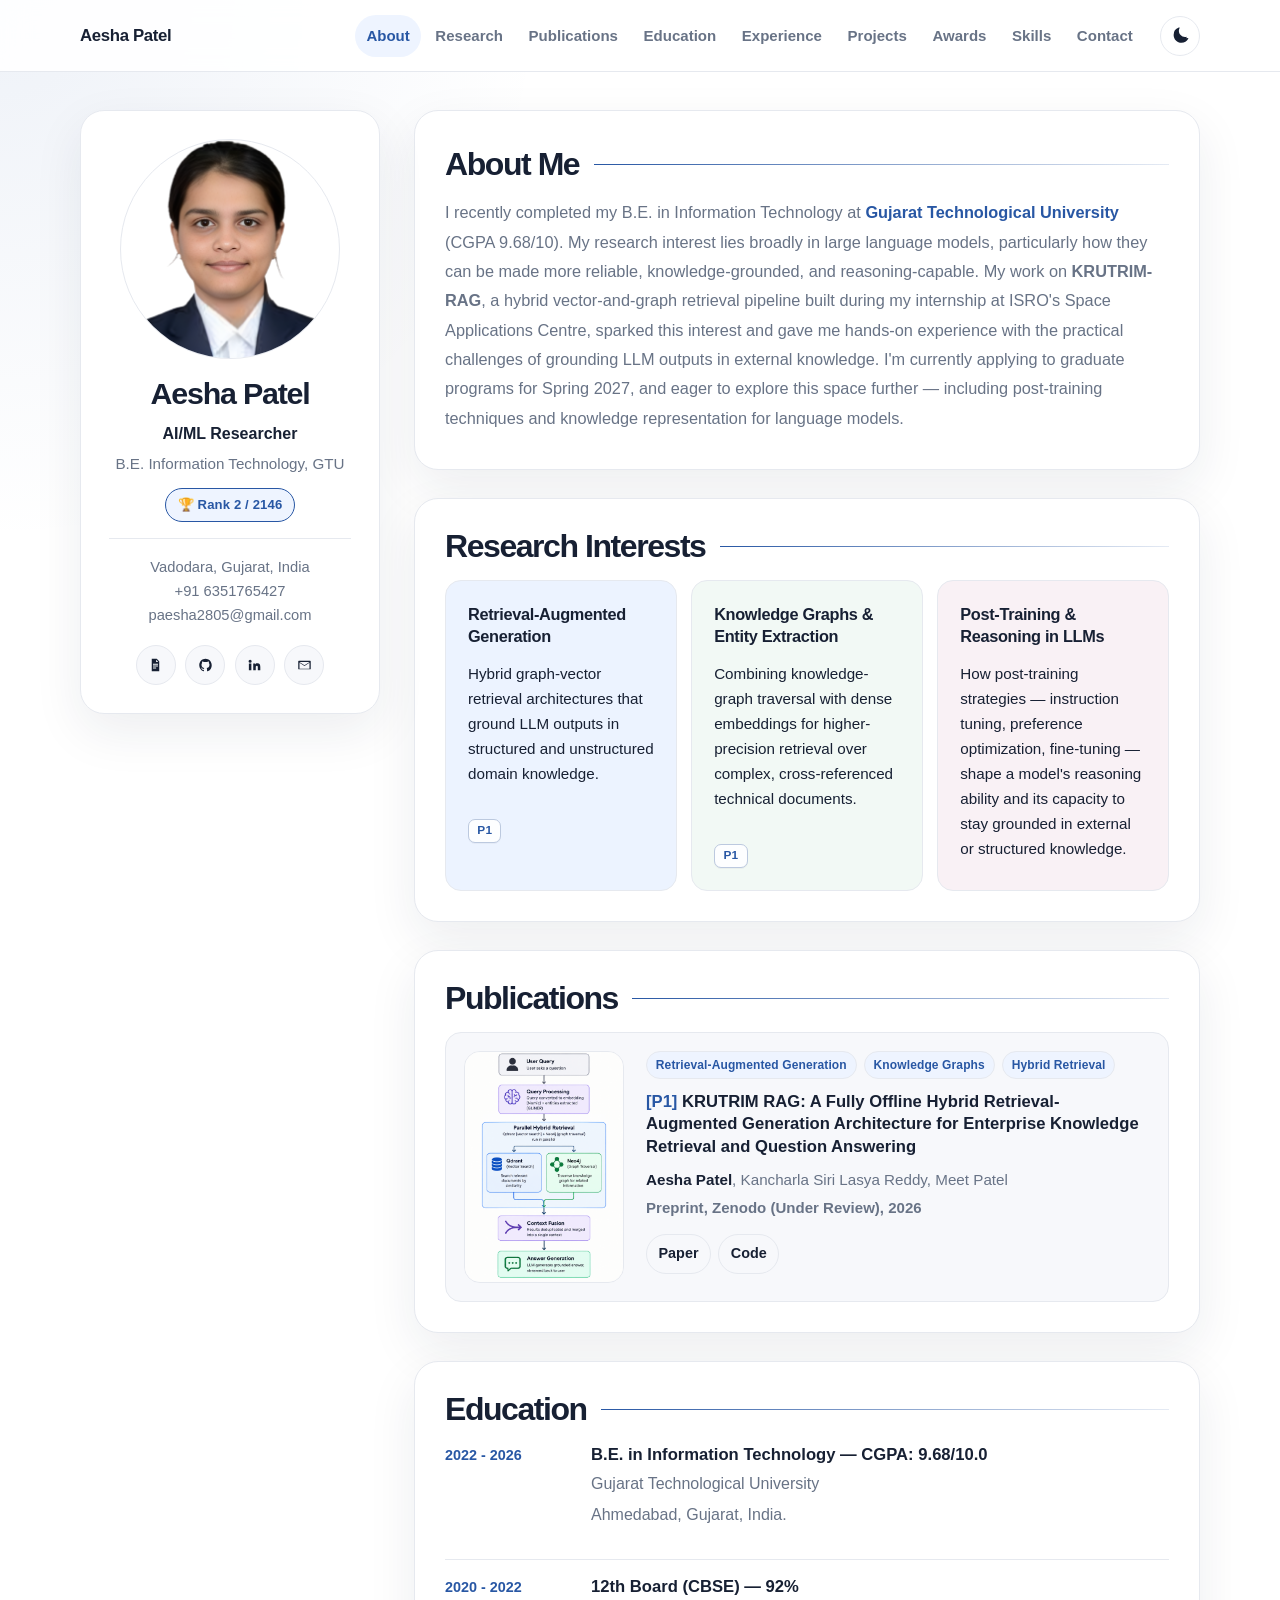
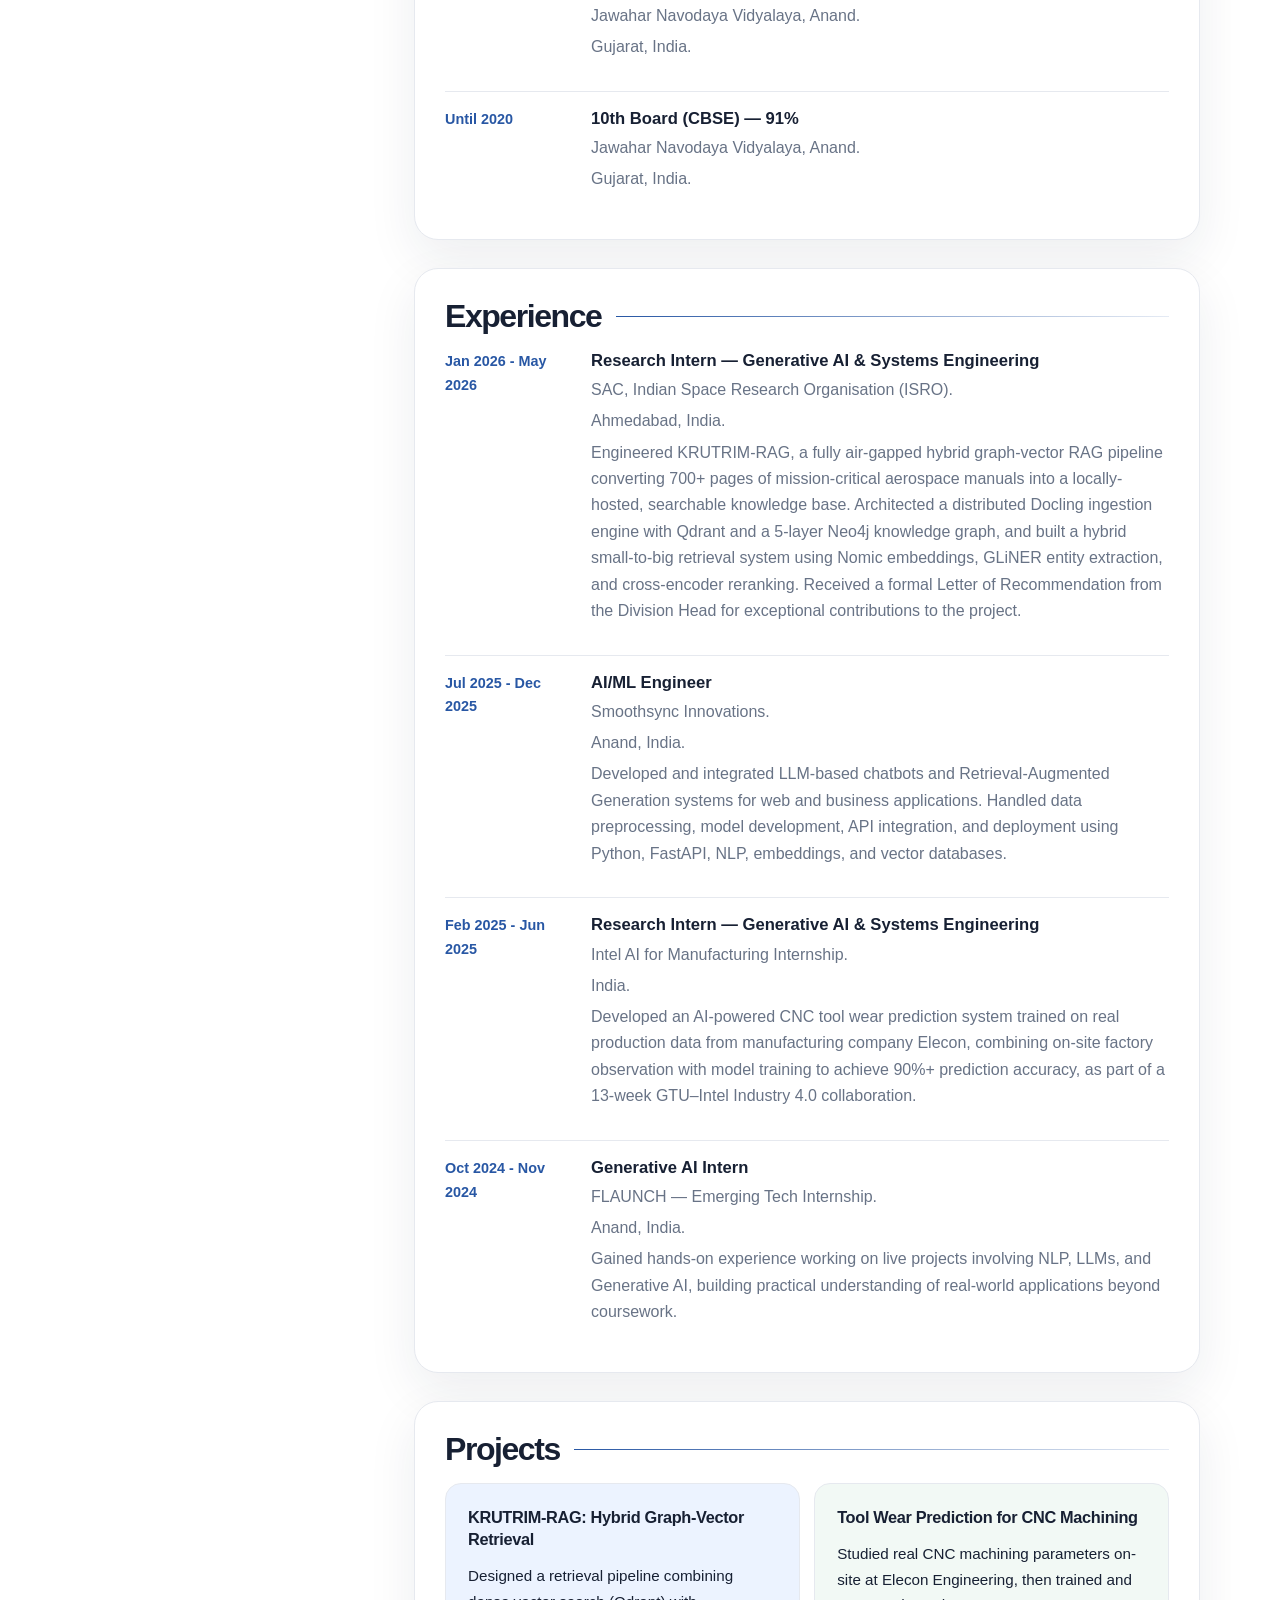
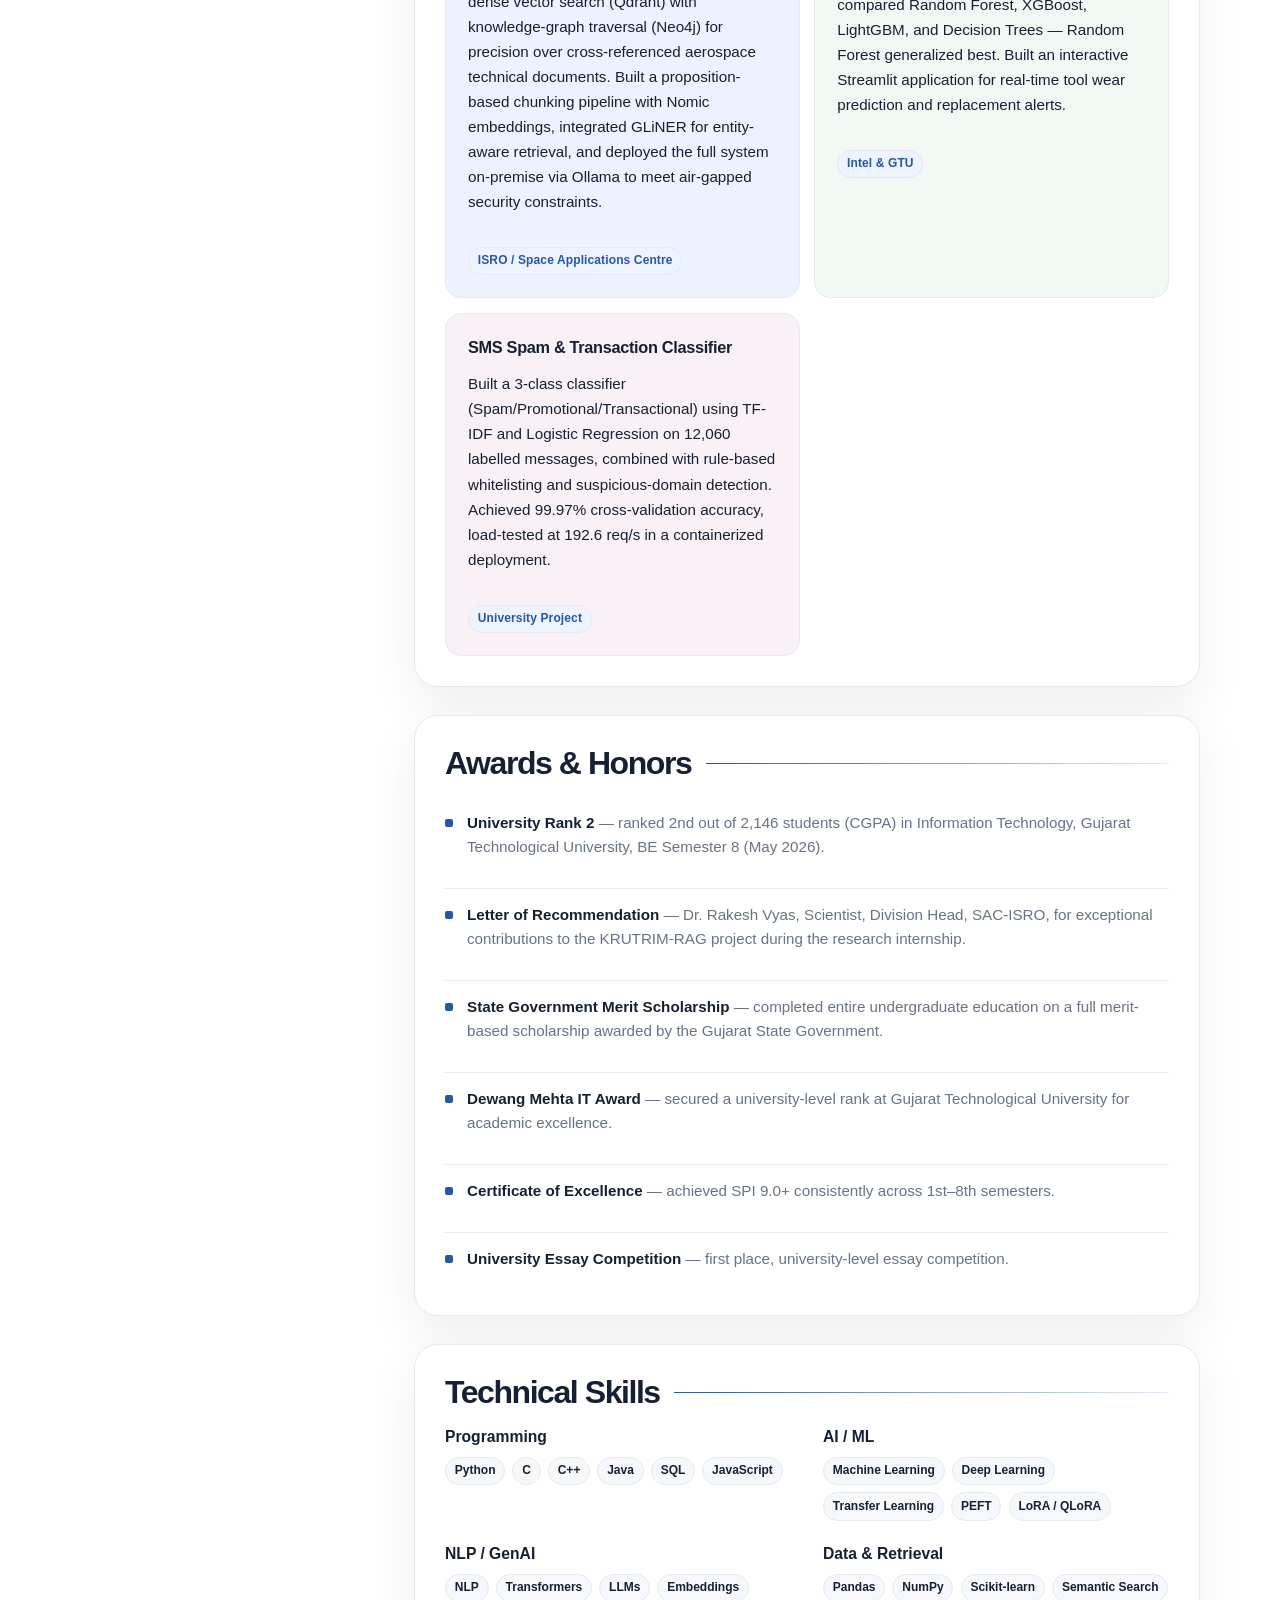
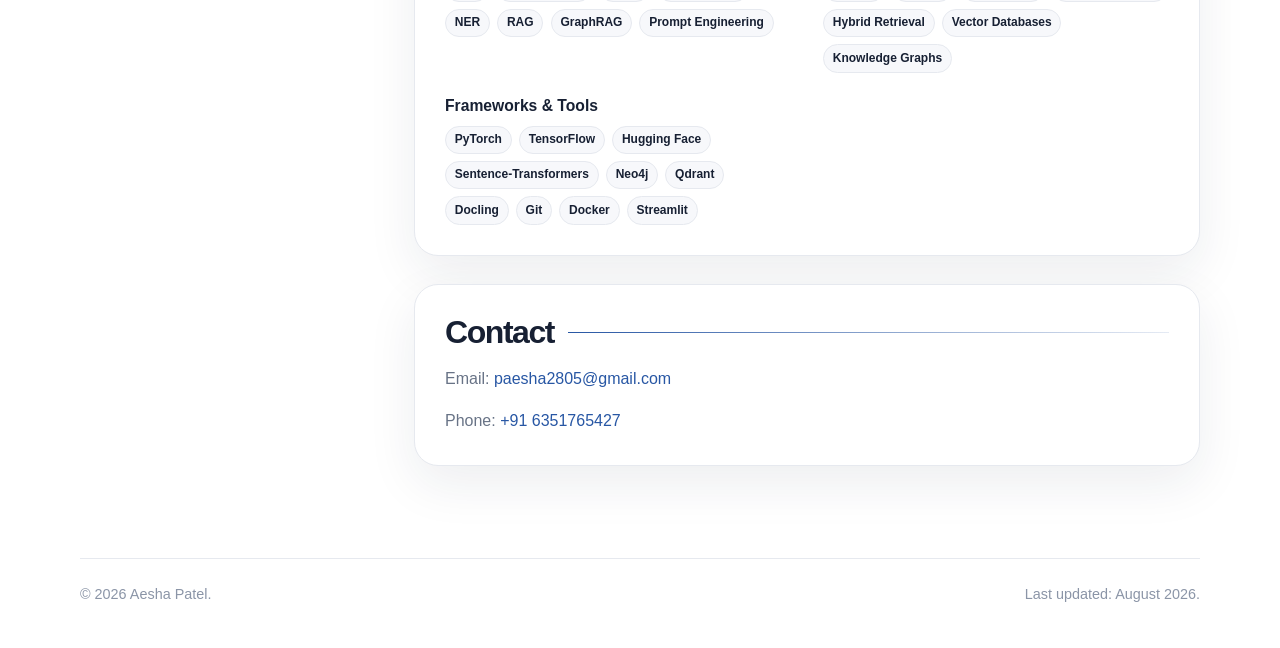
<file: index.html>
<!DOCTYPE html>
<html lang="en">
<head>
  <meta charset="UTF-8" />
  <meta name="viewport" content="width=device-width, initial-scale=1.0" />
  <meta
    name="description"
    content="Personal academic homepage for Aesha Patel. Research, publications, experience, education, projects and contact information."
  />
  <title>Aesha Patel</title>
  <link rel="stylesheet" href="style.css" />
</head>

<body>
  <a class="skip-link" href="#main">Skip to content</a>

  <header class="site-header">
    <nav class="nav container" aria-label="Main navigation">
      <a class="brand" href="#home" aria-label="Go to homepage">Aesha Patel</a>

      <button class="menu-toggle" type="button" aria-label="Toggle navigation" aria-expanded="false">
        <span></span>
        <span></span>
        <span></span>
      </button>

      <div class="nav-links" id="nav-links">
        <a href="#about">About</a>
        <a href="#research">Research</a>
        <a href="#publications">Publications</a>
        <a href="#education">Education</a>
        <a href="#experience">Experience</a>
        <a href="#projects">Projects</a>
        <a href="#awards">Awards</a>
        <a href="#skills">Skills</a>
        <a href="#contact">Contact</a>
      </div>

      <button class="theme-toggle" type="button" id="theme-toggle" aria-label="Toggle dark mode" title="Toggle dark mode">
        <svg id="theme-icon-sun" viewBox="0 0 24 24" width="18" height="18" aria-hidden="true" style="display:none;">
          <path fill="currentColor" d="M12 4.5a1 1 0 0 1-1-1V2a1 1 0 1 1 2 0v1.5a1 1 0 0 1-1 1zm0 17a1 1 0 0 1-1-1V19a1 1 0 1 1 2 0v1.5a1 1 0 0 1-1 1zm9.5-9.5H20a1 1 0 1 1 0-2h1.5a1 1 0 1 1 0 2zM4 12a1 1 0 0 1-1 1H1.5a1 1 0 1 1 0-2H3a1 1 0 0 1 1 1zm14.36 6.36a1 1 0 0 1-1.41 0l-1.06-1.06a1 1 0 0 1 1.41-1.41l1.06 1.06a1 1 0 0 1 0 1.41zM7.11 7.11a1 1 0 0 1-1.41 0L4.64 6.05a1 1 0 1 1 1.41-1.41l1.06 1.06a1 1 0 0 1 0 1.41zm11.25-2.47a1 1 0 0 1 0 1.41l-1.06 1.06a1 1 0 1 1-1.41-1.41l1.06-1.06a1 1 0 0 1 1.41 0zM7.11 16.89a1 1 0 0 1 0 1.41l-1.06 1.06a1 1 0 1 1-1.41-1.41l1.06-1.06a1 1 0 0 1 1.41 0zM12 7a5 5 0 1 1 0 10 5 5 0 0 1 0-10z"/>
        </svg>
        <svg id="theme-icon-moon" viewBox="0 0 24 24" width="18" height="18" aria-hidden="true">
          <path fill="currentColor" d="M20.742 13.045a8.088 8.088 0 0 1-2.077.273c-4.508 0-8.166-3.658-8.166-8.166 0-1.298.304-2.526.844-3.617a.75.75 0 0 0-.917-1.014A10.34 10.34 0 0 0 3.5 10.5C3.5 16.299 8.201 21 14 21a10.34 10.34 0 0 0 8.98-5.204.75.75 0 0 0-.238-1.001.752.752 0 0 0-.75-.05c-.42.191-.86.34-1.25.3z"/>
        </svg>
      </button>
    </nav>
  </header>

  <main id="main" class="container page-layout">
    <aside id="home" class="profile-card" aria-label="Profile summary">
      <div class="profile-photo-wrap">
        <img
          class="profile-photo"
          src="assets/profile1.png"
          alt="Profile photo of Aesha Patel"
          onerror="this.style.display='none'; this.nextElementSibling.style.display='grid';"
        />
        <div class="photo-fallback" aria-hidden="true">AP</div>
      </div>

      <h1>Aesha Patel</h1>
      <p class="role">AI/ML Researcher</p>
      <p class="affiliation">B.E. Information Technology, GTU</p>

      <div class="rank-badge" aria-label="University Rank 2 out of 2146 students">
        
        🏆 Rank 2 / 2146
      </div>

      <div class="profile-meta">
        <p>Vadodara, Gujarat, India</p>
        <p>+91 6351765427</p>
        <p>paesha2805@gmail.com</p>
      </div>

      <div class="profile-links icon-links" aria-label="Profile links">
        <a
          class="icon-link"
          href="assets/Aesha_Patel_CV.pdf"
          target="_blank"
          rel="noopener noreferrer"
          aria-label="Open CV PDF"
          title="CV"
        >
          <svg viewBox="0 0 24 24" aria-hidden="true">
            <path d="M6 2h8l4 4v16H6V2zm7 1.5V7h3.5L13 3.5zM8 10v1.5h8V10H8zm0 3v1.5h8V13H8zm0 3v1.5h5V16H8z"/>
          </svg>
        </a>

        <a class="icon-link" href="https://github.com/aesha1456" target="_blank" rel="noopener noreferrer" aria-label="GitHub" title="GitHub">

          <svg viewBox="0 0 24 24" aria-hidden="true">
            <path d="M12 2C6.48 2 2 6.58 2 12.26c0 4.52 2.87 8.36 6.84 9.72.5.1.68-.22.68-.49 0-.24-.01-.88-.01-1.73-2.78.62-3.37-1.37-3.37-1.37-.45-1.18-1.1-1.5-1.1-1.5-.9-.63.07-.62.07-.62 1 .07 1.53 1.05 1.53 1.05.89 1.56 2.34 1.11 2.91.85.09-.66.35-1.11.63-1.37-2.22-.26-4.56-1.14-4.56-5.06 0-1.12.39-2.03 1.03-2.75-.1-.26-.45-1.31.1-2.71 0 0 .84-.28 2.75 1.05A9.36 9.36 0 0 1 12 6.99c.85 0 1.71.12 2.51.34 1.91-1.33 2.75-1.05 2.75-1.05.55 1.4.2 2.45.1 2.71.64.72 1.03 1.63 1.03 2.75 0 3.93-2.34 4.8-4.57 5.06.36.32.68.94.68 1.9 0 1.37-.01 2.47-.01 2.81 0 .27.18.59.69.49A10.05 10.05 0 0 0 22 12.26C22 6.58 17.52 2 12 2z"/>
          </svg>
        </a>

        <a class="icon-link" href="http://www.linkedin.com/in/aesha-patel-163178269" target="_blank" rel="noopener noreferrer" aria-label="LinkedIn" title="LinkedIn">
          <svg viewBox="0 0 24 24" aria-hidden="true">
            <path d="M4.98 3.5A2.5 2.5 0 1 1 5 8.5a2.5 2.5 0 0 1-.02-5zM3 9.5h4v11H3v-11zm6 0h3.8v1.5h.05c.53-1 1.82-1.75 3.75-1.75 4 0 4.74 2.63 4.74 6.05v5.2h-4v-4.6c0-1.1-.02-2.5-1.53-2.5-1.53 0-1.76 1.2-1.76 2.42v4.68H10v-11z"/>
          </svg>
        </a>

        <a class="icon-link" href="mailto:paesha2805@gmail.com" aria-label="Email" title="Email">
          <svg viewBox="0 0 24 24" aria-hidden="true">
            <path d="M3 5h18a1 1 0 0 1 1 1v12a1 1 0 0 1-1 1H3a1 1 0 0 1-1-1V6a1 1 0 0 1 1-1zm17.2 2H3.8L12 12.5 20.2 7zM4 8.2V18h16V8.2l-8 5.3-8-5.3z"/>
          </svg>
        </a>
      </div>
    </aside>

    <div class="content">
      <section id="about" class="section hero-section">
        <div class="about-heading">
          <h2>About Me</h2>
        </div>

        <p class="about-lead">
          I recently completed my B.E. in Information Technology at
          <a href="https://www.gtu.ac.in/" target="_blank" rel="noopener noreferrer">Gujarat Technological University</a>
          (CGPA 9.68/10). My research interest lies broadly in large language models, particularly how they can be
          made more reliable, knowledge-grounded, and reasoning-capable. My work on
          <strong>KRUTRIM-RAG</strong>, a hybrid vector-and-graph retrieval pipeline built during my internship at
          ISRO's Space Applications Centre, sparked this interest and gave me hands-on experience with the practical
          challenges of grounding LLM outputs in external knowledge. I'm currently applying to graduate programs
          for Spring 2027, and eager to explore this space further — including post-training techniques and
          knowledge representation for language models.
        </p>
      </section>

      <section id="research" class="section">
        <div class="about-heading">
          <h2>Research Interests</h2>
        </div>

        <div class="research-card-grid">
          <article class="research-card research-card-blue">
            <h3>Retrieval-Augmented Generation</h3>
            <p>
              Hybrid graph-vector retrieval architectures that ground LLM outputs in structured and unstructured
              domain knowledge.
            </p>
            <div class="paper-refs research-paper-refs" aria-label="Related papers">
              <a class="paper-ref" href="#pub-P1">P1</a>
            </div>
          </article>

          <article class="research-card research-card-green">
            <h3>Knowledge Graphs &amp; Entity Extraction</h3>
            <p>
              Combining knowledge-graph traversal with dense embeddings for higher-precision retrieval over
              complex, cross-referenced technical documents.
            </p>
            <div class="paper-refs research-paper-refs" aria-label="Related papers">
              <a class="paper-ref" href="#pub-P1">P1</a>
            </div>
          </article>

          <article class="research-card research-card-pink">
            <h3>Post-Training &amp; Reasoning in LLMs</h3>
            <p>
              How post-training strategies — instruction tuning, preference optimization, fine-tuning — shape a
              model's reasoning ability and its capacity to stay grounded in external or structured knowledge.
            </p>
          </article>
        </div>
      </section>

      <section id="publications" class="section">
        <div class="about-heading">
          <h2>Publications</h2>
        </div>

        <div id="publication-list" class="publication-list" aria-live="polite"></div>
      </section>

      <section id="education" class="section">
        <div class="about-heading">
          <h2>Education</h2>
        </div>

        <div class="timeline">
          <article class="timeline-item">
            <div class="timeline-date">2022 - 2026</div>
            <div>
              <h3>B.E. in Information Technology — CGPA: 9.68/10.0</h3>
              <p>Gujarat Technological University </p>
              <p>Ahmedabad, Gujarat, India.</p>
            </div>
          </article>

          <article class="timeline-item">
            <div class="timeline-date">2020 - 2022</div>
            <div>
              <h3>12th Board (CBSE) — 92%</h3>
              <p>Jawahar Navodaya Vidyalaya, Anand.</p>
              <p>Gujarat, India.</p>
            </div>
          </article>

          <article class="timeline-item">
            <div class="timeline-date">Until 2020</div>
            <div>
              <h3>10th Board (CBSE) — 91%</h3>
              <p>Jawahar Navodaya Vidyalaya, Anand.</p>
              <p>Gujarat, India.</p>
            </div>
          </article>
        </div>
      </section>

      <section id="experience" class="section">
        <div class="about-heading">
          <h2>Experience</h2>
        </div>

        <div class="timeline">
          <article class="timeline-item">
            <div class="timeline-date">Jan 2026 - May 2026</div>
            <div>
              <h3>Research Intern — Generative AI &amp; Systems Engineering</h3>
              <p>SAC, Indian Space Research Organisation (ISRO).</p>
              <p>Ahmedabad, India.</p>
              <p>
                Engineered KRUTRIM-RAG, a fully air-gapped hybrid graph-vector RAG pipeline converting 700+ pages of
                mission-critical aerospace manuals into a locally-hosted, searchable knowledge base. Architected a
                distributed Docling ingestion engine with Qdrant and a 5-layer Neo4j knowledge graph, and built a
                hybrid small-to-big retrieval system using Nomic embeddings, GLiNER entity extraction, and
                cross-encoder reranking. Received a formal Letter of Recommendation from the Division Head for
                exceptional contributions to the project.
              </p>
            </div>
          </article>

          <article class="timeline-item">
            <div class="timeline-date">Jul 2025 - Dec 2025</div>
            <div>
              <h3>AI/ML Engineer</h3>
              <p>Smoothsync Innovations.</p>
              <p>Anand, India.</p>
              <p>
                Developed and integrated LLM-based chatbots and Retrieval-Augmented Generation systems for web and
                business applications. Handled data preprocessing, model development, API integration, and
                deployment using Python, FastAPI, NLP, embeddings, and vector databases.
              </p>
            </div>
          </article>

          <article class="timeline-item">
            <div class="timeline-date">Feb 2025 - Jun 2025</div>
            <div>
              <h3>Research Intern — Generative AI &amp; Systems Engineering</h3>
              <p>Intel AI for Manufacturing Internship.</p>
              <p>India.</p>
              <p>
                Developed an AI-powered CNC tool wear prediction system trained on real production data from
                manufacturing company Elecon, combining on-site factory observation with model training to achieve
                90%+ prediction accuracy, as part of a 13-week GTU–Intel Industry 4.0 collaboration.
              </p>
            </div>
          </article>

          <article class="timeline-item">
            <div class="timeline-date">Oct 2024 - Nov 2024</div>
            <div>
              <h3>Generative AI Intern</h3>
              <p>FLAUNCH — Emerging Tech Internship.</p>
              <p>Anand, India.</p>
              <p>
                Gained hands-on experience working on live projects involving NLP, LLMs, and Generative AI, building
                practical understanding of real-world applications beyond coursework.
              </p>
            </div>
          </article>
        </div>
      </section>

      <section id="projects" class="section">
        <div class="about-heading">
          <h2>Projects</h2>
        </div>

        <div class="research-card-grid project-grid">
          <article class="research-card research-card-blue">
            <h3>KRUTRIM-RAG: Hybrid Graph-Vector Retrieval</h3>
            <p>
              Designed a retrieval pipeline combining dense vector search (Qdrant) with knowledge-graph traversal
              (Neo4j) for precision over cross-referenced aerospace technical documents. Built a proposition-based
              chunking pipeline with Nomic embeddings, integrated GLiNER for entity-aware retrieval, and deployed the
              full system on-premise via Ollama to meet air-gapped security constraints.
            </p>
            <div class="paper-refs research-paper-refs">
              <span class="pub-keyword">ISRO / Space Applications Centre</span>
            </div>
          </article>

          <article class="research-card research-card-green">
            <h3>Tool Wear Prediction for CNC Machining</h3>
            <p>
              Studied real CNC machining parameters on-site at Elecon Engineering, then trained and compared Random
              Forest, XGBoost, LightGBM, and Decision Trees — Random Forest generalized best. Built an interactive
              Streamlit application for real-time tool wear prediction and replacement alerts.
            </p>
            <div class="paper-refs research-paper-refs">
              <span class="pub-keyword">Intel &amp; GTU</span>
            </div>
          </article>

          <article class="research-card research-card-pink">
            <h3>SMS Spam &amp; Transaction Classifier</h3>
            <p>
              Built a 3-class classifier (Spam/Promotional/Transactional) using TF-IDF and Logistic Regression on
              12,060 labelled messages, combined with rule-based whitelisting and suspicious-domain detection.
              Achieved 99.97% cross-validation accuracy, load-tested at 192.6 req/s in a containerized deployment.
            </p>
            <div class="paper-refs research-paper-refs">
              <span class="pub-keyword">University Project</span>
            </div>
          </article>
        </div>
      </section>

      <section id="awards" class="section">
        <div class="about-heading">
          <h2>Awards &amp; Honors</h2>
        </div>

        <ul class="awards-list">
          <li>
            <strong>University Rank 2</strong> — ranked 2nd out of 2,146 students (CGPA) in Information Technology,
            Gujarat Technological University, BE Semester 8 (May 2026).
          </li>
          <li>
            <strong>Letter of Recommendation</strong> — Dr. Rakesh Vyas, Scientist, Division Head, SAC-ISRO, for
            exceptional contributions to the KRUTRIM-RAG project during the research internship.
          </li>
          <li>
            <strong>State Government Merit Scholarship</strong> — completed entire undergraduate education on a
            full merit-based scholarship awarded by the Gujarat State Government.
          </li>
          <li>
            <strong>Dewang Mehta IT Award</strong> — secured a university-level rank at Gujarat Technological
            University for academic excellence.
          </li>
          <li>
            <strong>Certificate of Excellence</strong> — achieved SPI 9.0+ consistently across 1st–8th semesters.
          </li>
          <li>
            <strong>University Essay Competition</strong> — first place, university-level essay competition.
          </li>
        </ul>
      </section>

      <section id="skills" class="section">
        <div class="about-heading">
          <h2>Technical Skills</h2>
        </div>

        <div class="skills-grid">
          <div class="skill-group">
            <h3>Programming</h3>
            <div class="research-tags">
              <span>Python</span><span>C</span><span>C++</span><span>Java</span><span>SQL</span><span>JavaScript</span>
            </div>
          </div>
          <div class="skill-group">
            <h3>AI / ML</h3>
            <div class="research-tags">
              <span>Machine Learning</span><span>Deep Learning</span><span>Transfer Learning</span><span>PEFT</span><span>LoRA / QLoRA</span>
            </div>
          </div>
          <div class="skill-group">
            <h3>NLP / GenAI</h3>
            <div class="research-tags">
              <span>NLP</span><span>Transformers</span><span>LLMs</span><span>Embeddings</span><span>NER</span><span>RAG</span><span>GraphRAG</span><span>Prompt Engineering</span>
            </div>
          </div>
          <div class="skill-group">
            <h3>Data &amp; Retrieval</h3>
            <div class="research-tags">
              <span>Pandas</span><span>NumPy</span><span>Scikit-learn</span><span>Semantic Search</span><span>Hybrid Retrieval</span><span>Vector Databases</span><span>Knowledge Graphs</span>
            </div>
          </div>
          <div class="skill-group">
            <h3>Frameworks &amp; Tools</h3>
            <div class="research-tags">
              <span>PyTorch</span><span>TensorFlow</span><span>Hugging Face</span><span>Sentence-Transformers</span><span>Neo4j</span><span>Qdrant</span><span>Docling</span><span>Git</span><span>Docker</span><span>Streamlit</span>
            </div>
          </div>
        </div>
      </section>

      <section id="contact" class="section">
        <div class="about-heading">
          <h2>Contact</h2>
        </div>

        <p>
          Email:
          <a href="mailto:paesha2805@gmail.com">paesha2805@gmail.com</a>
        </p>
        <p>
          Phone:
          <a href="tel:+916351765427">+91 6351765427</a>
        </p>
      </section>
    </div>
  </main>

  <footer class="footer container">
    <span>© <span id="current-year"></span> Aesha Patel.</span>
    <span>Last updated: August 2026.</span>
  </footer>

  <script src="script.js"></script>
</body>
</html>
</file>
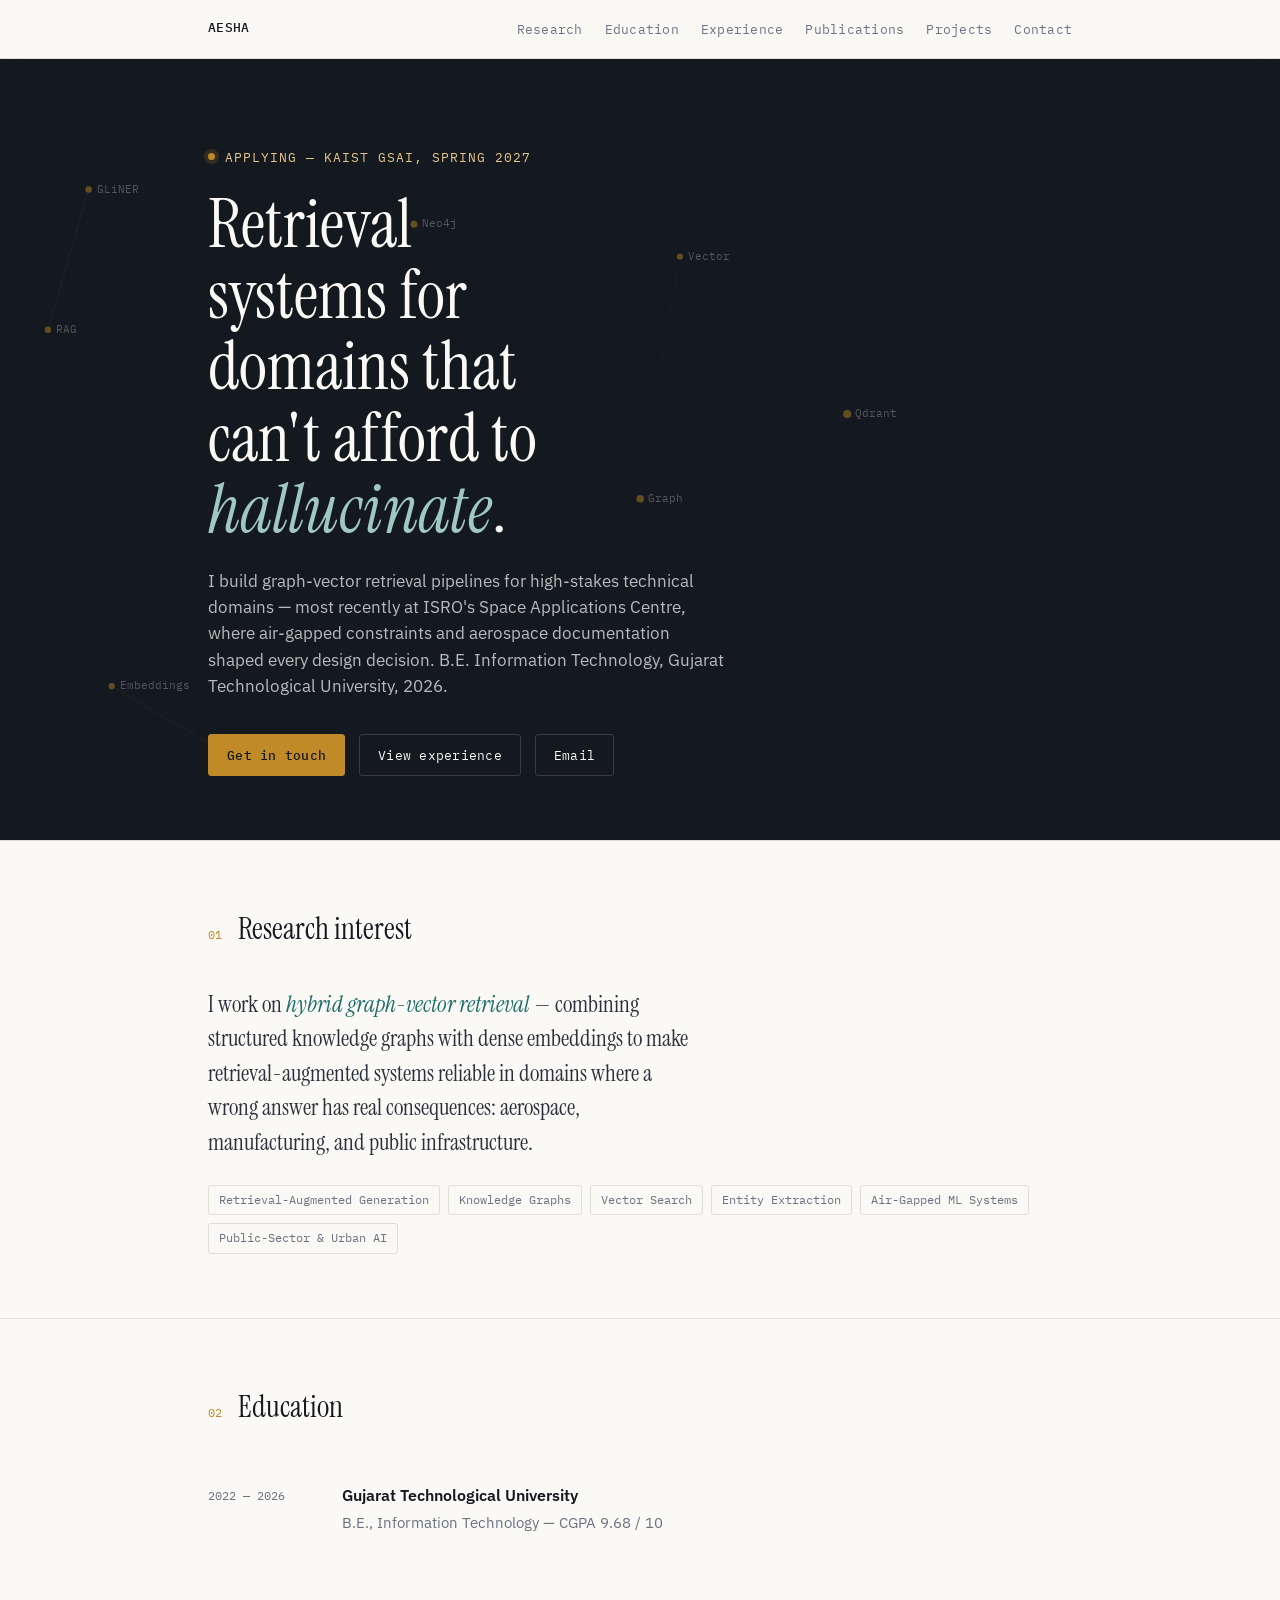
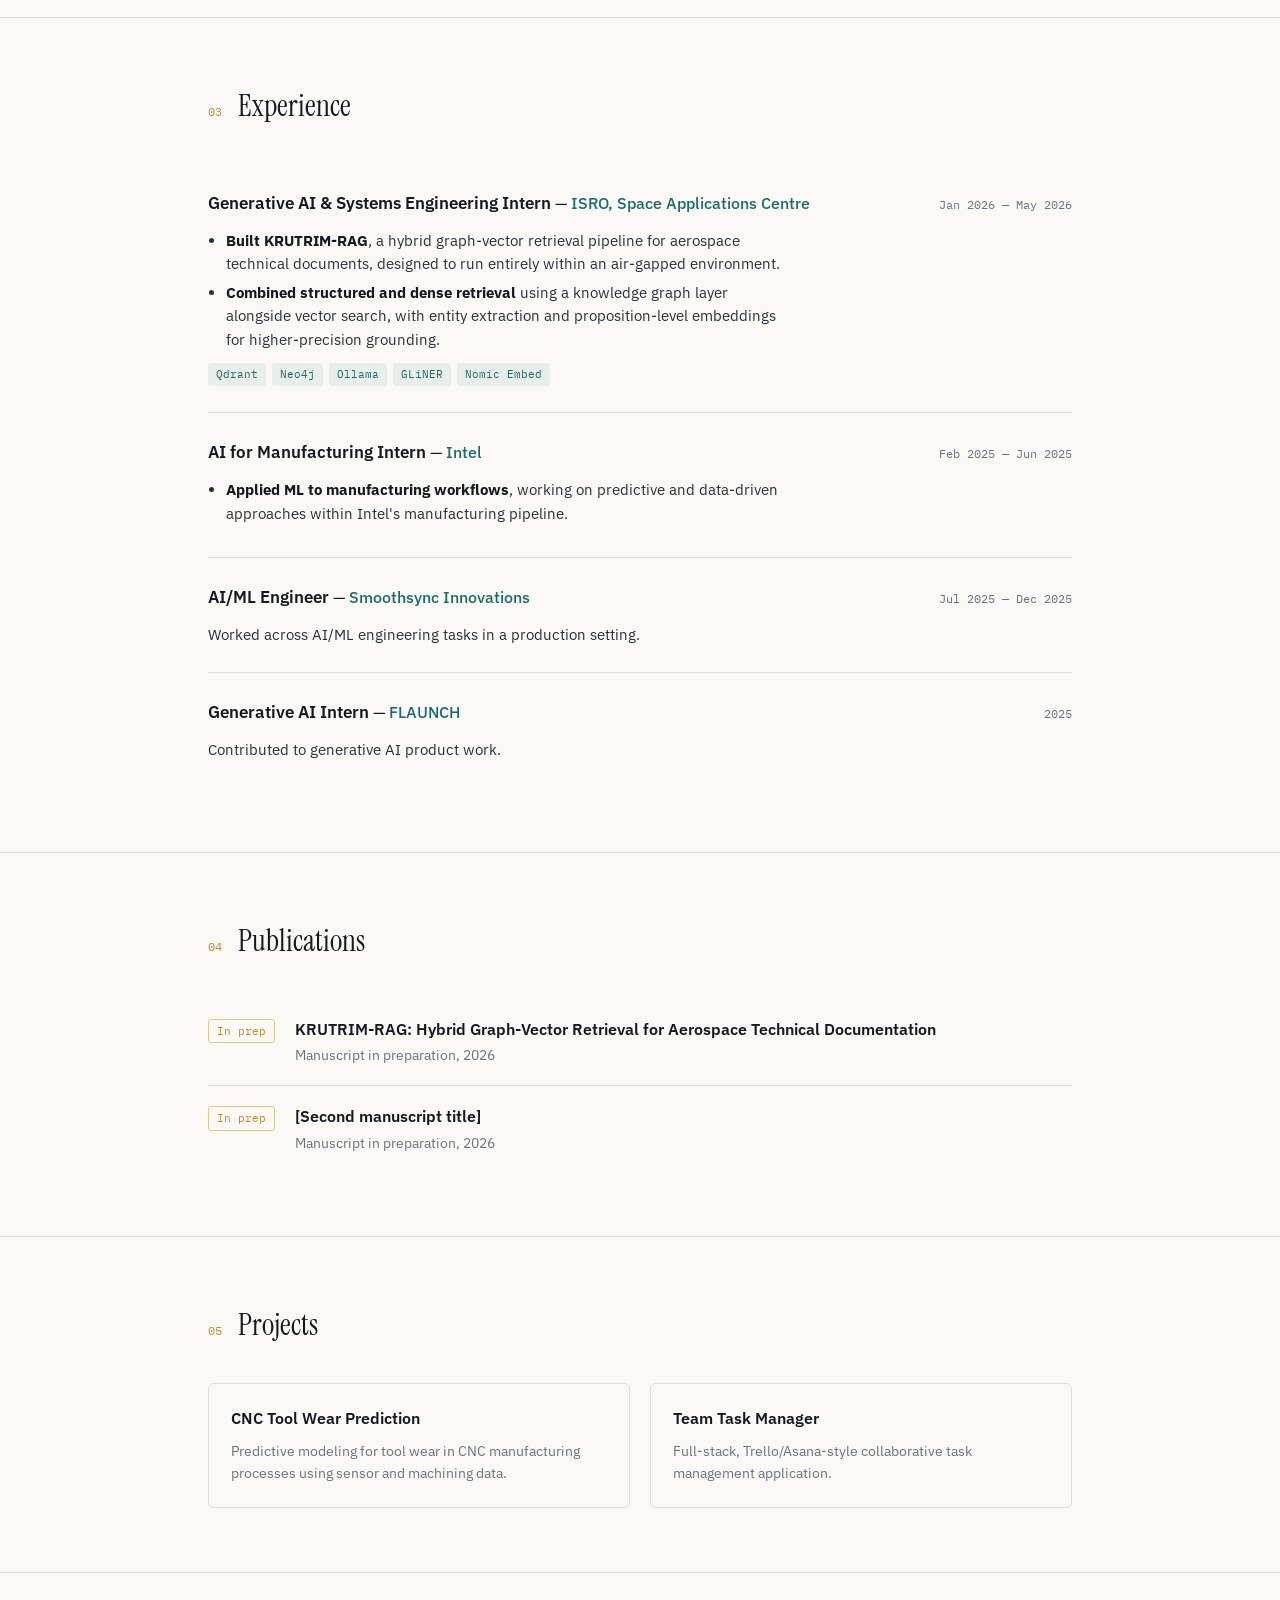
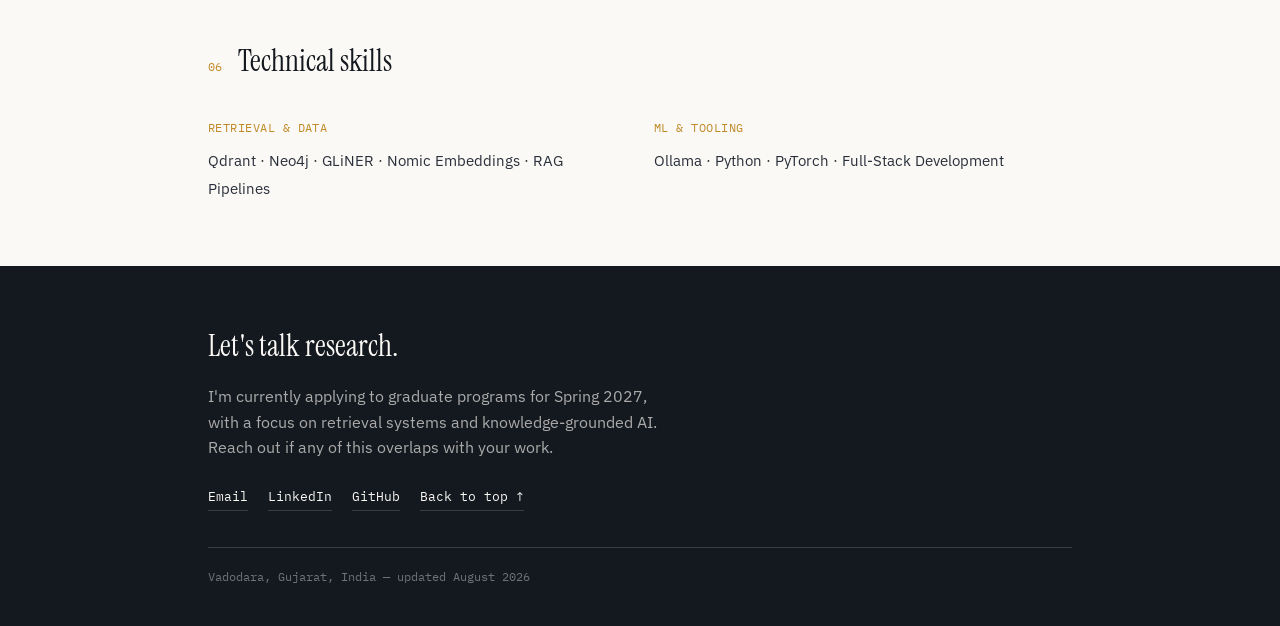
<file: index (3).html>
<!DOCTYPE html>
<html lang="en">
<head>
<meta charset="UTF-8">
<meta name="viewport" content="width=device-width, initial-scale=1.0">
<title>Aesha — AI/ML Researcher, Graph-Vector Retrieval Systems</title>
<meta name="description" content="Aesha — AI/ML researcher working on graph-vector retrieval systems, applied at ISRO's Space Applications Centre.">
<link rel="preconnect" href="https://fonts.googleapis.com">
<link rel="preconnect" href="https://fonts.gstatic.com" crossorigin>
<link href="https://fonts.googleapis.com/css2?family=Instrument+Serif:ital@0;1&family=IBM+Plex+Sans:wght@400;500;600&family=IBM+Plex+Mono:wght@400;500&display=swap" rel="stylesheet">
<style>
  :root{
    --ink:#14181F;
    --ink-soft:#2A303B;
    --paper:#FAF9F5;
    --paper-dim:#F0EEE7;
    --signal:#C08A28;
    --signal-soft:#E4C88A;
    --graph:#1B6B68;
    --graph-soft:#9FC7C4;
    --muted:#6B7280;
    --line: rgba(20,24,31,0.12);
    --line-inv: rgba(250,249,245,0.16);
    --serif: 'Instrument Serif', serif;
    --sans: 'IBM Plex Sans', -apple-system, sans-serif;
    --mono: 'IBM Plex Mono', monospace;
    --maxw: 920px;
  }

  *{box-sizing:border-box; margin:0; padding:0;}
  html{scroll-behavior:smooth;}
  body{
    background:var(--paper);
    color:var(--ink);
    font-family:var(--sans);
    line-height:1.6;
    -webkit-font-smoothing:antialiased;
  }

  a{color:inherit;}
  ::selection{background:var(--signal-soft); color:var(--ink);}

  .wrap{max-width:var(--maxw); margin:0 auto; padding:0 28px;}

  /* ---------- Nav ---------- */
  header.nav{
    position:sticky; top:0; z-index:50;
    background:rgba(250,249,245,0.86);
    backdrop-filter:blur(10px);
    border-bottom:1px solid var(--line);
  }
  .nav-inner{
    max-width:var(--maxw); margin:0 auto; padding:16px 28px;
    display:flex; align-items:center; justify-content:space-between;
  }
  .nav-name{
    font-family:var(--mono); font-size:13px; letter-spacing:0.02em;
    text-decoration:none; color:var(--ink); font-weight:500;
  }
  .nav-links{display:flex; gap:22px; list-style:none;}
  .nav-links a{
    font-family:var(--mono); font-size:12.5px; text-decoration:none;
    color:var(--muted); letter-spacing:0.02em;
    transition:color .15s ease;
  }
  .nav-links a:hover{color:var(--signal);}
  .nav-toggle{display:none;}

  /* ---------- Hero ---------- */
  .hero{
    position:relative;
    padding:88px 0 64px;
    overflow:hidden;
    background:var(--ink);
    color:var(--paper);
  }
  .hero .wrap{position:relative; z-index:2;}
  #graph-canvas{
    position:absolute; inset:0; width:100%; height:100%;
    opacity:0.55;
  }
  .hero-eyebrow{
    font-family:var(--mono); font-size:12.5px; letter-spacing:0.08em;
    color:var(--signal-soft); text-transform:uppercase;
    display:flex; align-items:center; gap:10px; margin-bottom:22px;
  }
  .hero-eyebrow::before{
    content:''; width:7px; height:7px; border-radius:50%;
    background:var(--signal); display:inline-block;
    box-shadow:0 0 0 4px rgba(192,138,40,0.18);
  }
  h1.hero-title{
    font-family:var(--serif); font-weight:400; font-style:normal;
    font-size:clamp(40px, 7vw, 68px);
    line-height:1.05;
    max-width:11ch;
    color:var(--paper);
  }
  .hero-title em{font-style:italic; color:var(--graph-soft);}
  .hero-sub{
    margin-top:22px; max-width:52ch;
    font-size:16.5px; color:rgba(250,249,245,0.72);
  }
  .hero-links{
    margin-top:34px; display:flex; gap:14px; flex-wrap:wrap;
  }
  .btn{
    font-family:var(--mono); font-size:12.5px; letter-spacing:0.02em;
    padding:10px 18px; border-radius:3px;
    text-decoration:none; display:inline-block;
    border:1px solid var(--line-inv);
    transition:all .15s ease;
    color:var(--paper);
  }
  .btn:hover{border-color:var(--signal); color:var(--signal-soft);}
  .btn.primary{
    background:var(--signal); border-color:var(--signal); color:var(--ink);
    font-weight:500;
  }
  .btn.primary:hover{background:var(--signal-soft); color:var(--ink);}

  /* ---------- Sections ---------- */
  section{padding:64px 0;}
  section + section{border-top:1px solid var(--line);}
  .section-head{
    display:flex; align-items:baseline; gap:16px; margin-bottom:34px;
  }
  .section-num{
    font-family:var(--mono); font-size:12px; color:var(--signal);
  }
  h2.section-title{
    font-family:var(--serif); font-weight:400; font-size:30px; color:var(--ink);
  }

  /* Research interest */
  .interest-lead{
    font-family:var(--serif); font-size:23px; line-height:1.5;
    max-width:44ch; color:var(--ink-soft);
  }
  .interest-lead .hl{color:var(--graph); font-style:italic;}
  .tag-row{margin-top:26px; display:flex; flex-wrap:wrap; gap:8px;}
  .tag{
    font-family:var(--mono); font-size:11.5px; padding:5px 10px;
    border:1px solid var(--line); border-radius:3px; color:var(--muted);
  }

  /* Education */
  .edu-item{display:flex; gap:24px; padding:18px 0;}
  .edu-item + .edu-item{border-top:1px solid var(--line);}
  .edu-date{font-family:var(--mono); font-size:12px; color:var(--muted); width:110px; flex-shrink:0; padding-top:3px;}
  .edu-school{font-weight:600; font-size:16px;}
  .edu-detail{color:var(--muted); font-size:14.5px; margin-top:3px;}

  /* Experience */
  .exp-item{padding:26px 0;}
  .exp-item + .exp-item{border-top:1px solid var(--line);}
  .exp-top{display:flex; justify-content:space-between; align-items:baseline; gap:16px; flex-wrap:wrap;}
  .exp-role{font-weight:600; font-size:17px;}
  .exp-org{color:var(--graph); font-weight:500;}
  .exp-date{font-family:var(--mono); font-size:12px; color:var(--muted); white-space:nowrap;}
  .exp-body{margin-top:12px; color:var(--ink-soft); font-size:14.5px; max-width:64ch;}
  .exp-body ul{margin-top:8px; padding-left:18px;}
  .exp-body li{margin-bottom:6px;}
  .exp-body li strong{color:var(--ink);}
  .exp-stack{margin-top:12px; display:flex; flex-wrap:wrap; gap:6px;}
  .exp-stack span{
    font-family:var(--mono); font-size:11px; color:var(--graph);
    background:rgba(27,107,104,0.08); padding:3px 8px; border-radius:3px;
  }

  /* Publications */
  .pub-item{
    display:flex; gap:20px; padding:18px 0; align-items:flex-start;
  }
  .pub-item + .pub-item{border-top:1px solid var(--line);}
  .pub-status{
    font-family:var(--mono); font-size:10.5px; color:var(--signal);
    border:1px solid var(--signal-soft); border-radius:3px;
    padding:3px 8px; white-space:nowrap; flex-shrink:0; margin-top:2px;
  }
  .pub-title{font-weight:600; font-size:15.5px;}
  .pub-meta{color:var(--muted); font-size:13.5px; margin-top:4px;}

  /* Projects */
  .proj-grid{display:grid; grid-template-columns:1fr 1fr; gap:20px;}
  .proj-card{
    border:1px solid var(--line); border-radius:6px; padding:22px;
    transition:border-color .15s ease, transform .15s ease;
  }
  .proj-card:hover{border-color:var(--graph); transform:translateY(-2px);}
  .proj-title{font-weight:600; font-size:16px;}
  .proj-desc{color:var(--muted); font-size:14px; margin-top:8px;}

  /* Skills */
  .skill-grid{display:grid; grid-template-columns:repeat(2,1fr); gap:28px;}
  .skill-cat-title{
    font-family:var(--mono); font-size:11.5px; letter-spacing:0.04em;
    color:var(--signal); text-transform:uppercase; margin-bottom:10px;
  }
  .skill-list{color:var(--ink-soft); font-size:14.5px; line-height:1.9;}

  /* Footer / contact */
  footer{
    background:var(--ink); color:var(--paper); padding:56px 0 40px;
  }
  .footer-title{font-family:var(--serif); font-size:30px; margin-bottom:14px;}
  .footer-sub{color:rgba(250,249,245,0.65); max-width:46ch; margin-bottom:26px;}
  .footer-links{display:flex; gap:20px; flex-wrap:wrap; margin-bottom:36px;}
  .footer-links a{
    font-family:var(--mono); font-size:13px; text-decoration:none;
    color:var(--paper); border-bottom:1px solid var(--line-inv); padding-bottom:2px;
  }
  .footer-links a:hover{color:var(--signal-soft); border-color:var(--signal-soft);}
  .footer-bottom{
    font-family:var(--mono); font-size:11.5px; color:rgba(250,249,245,0.4);
    border-top:1px solid var(--line-inv); padding-top:20px;
  }

  @media (max-width:640px){
    .nav-links{display:none;}
    .proj-grid{grid-template-columns:1fr;}
    .skill-grid{grid-template-columns:1fr;}
    .edu-item{flex-direction:column; gap:4px;}
    .exp-top{flex-direction:column; gap:4px;}
    h1.hero-title{max-width:none;}
  }

  @media (prefers-reduced-motion: reduce){
    html{scroll-behavior:auto;}
    #graph-canvas{opacity:0.35;}
  }
</style>
</head>
<body>

<header class="nav">
  <div class="nav-inner">
    <a href="#top" class="nav-name">AESHA</a>
    <ul class="nav-links">
      <li><a href="#research">Research</a></li>
      <li><a href="#education">Education</a></li>
      <li><a href="#experience">Experience</a></li>
      <li><a href="#publications">Publications</a></li>
      <li><a href="#projects">Projects</a></li>
      <li><a href="#contact">Contact</a></li>
    </ul>
  </div>
</header>

<section class="hero" id="top">
  <canvas id="graph-canvas"></canvas>
  <div class="wrap">
    <div class="hero-eyebrow">Applying — KAIST GSAI, Spring 2027</div>
    <h1 class="hero-title">Retrieval systems for domains that can't afford to <em>hallucinate</em>.</h1>
    <p class="hero-sub">
      I build graph-vector retrieval pipelines for high-stakes technical domains — most recently at ISRO's
      Space Applications Centre, where air-gapped constraints and aerospace documentation shaped every
      design decision. B.E. Information Technology, Gujarat Technological University, 2026.
    </p>
    <div class="hero-links">
      <a class="btn primary" href="#contact">Get in touch</a>
      <a class="btn" href="#experience">View experience</a>
      <a class="btn" href="mailto:your.email@example.com">Email</a>
    </div>
  </div>
</section>

<section id="research">
  <div class="wrap">
    <div class="section-head">
      <span class="section-num">01</span>
      <h2 class="section-title">Research interest</h2>
    </div>
    <p class="interest-lead">
      I work on <span class="hl">hybrid graph-vector retrieval</span> — combining structured knowledge
      graphs with dense embeddings to make retrieval-augmented systems reliable in domains where a wrong
      answer has real consequences: aerospace, manufacturing, and public infrastructure.
    </p>
    <div class="tag-row">
      <span class="tag">Retrieval-Augmented Generation</span>
      <span class="tag">Knowledge Graphs</span>
      <span class="tag">Vector Search</span>
      <span class="tag">Entity Extraction</span>
      <span class="tag">Air-Gapped ML Systems</span>
      <span class="tag">Public-Sector & Urban AI</span>
    </div>
  </div>
</section>

<section id="education">
  <div class="wrap">
    <div class="section-head">
      <span class="section-num">02</span>
      <h2 class="section-title">Education</h2>
    </div>
    <div class="edu-item">
      <div class="edu-date">2022 — 2026</div>
      <div>
        <div class="edu-school">Gujarat Technological University</div>
        <div class="edu-detail">B.E., Information Technology — CGPA 9.68 / 10</div>
      </div>
    </div>
  </div>
</section>

<section id="experience">
  <div class="wrap">
    <div class="section-head">
      <span class="section-num">03</span>
      <h2 class="section-title">Experience</h2>
    </div>

    <div class="exp-item">
      <div class="exp-top">
        <div><span class="exp-role">Generative AI &amp; Systems Engineering Intern</span> — <span class="exp-org">ISRO, Space Applications Centre</span></div>
        <div class="exp-date">Jan 2026 — May 2026</div>
      </div>
      <div class="exp-body">
        <ul>
          <li><strong>Built KRUTRIM-RAG</strong>, a hybrid graph-vector retrieval pipeline for aerospace
            technical documents, designed to run entirely within an air-gapped environment.</li>
          <li><strong>Combined structured and dense retrieval</strong> using a knowledge graph layer
            alongside vector search, with entity extraction and proposition-level embeddings for
            higher-precision grounding.</li>
        </ul>
        <div class="exp-stack">
          <span>Qdrant</span><span>Neo4j</span><span>Ollama</span><span>GLiNER</span><span>Nomic Embed</span>
        </div>
      </div>
    </div>

    <div class="exp-item">
      <div class="exp-top">
        <div><span class="exp-role">AI for Manufacturing Intern</span> — <span class="exp-org">Intel</span></div>
        <div class="exp-date">Feb 2025 — Jun 2025</div>
      </div>
      <div class="exp-body">
        <ul>
          <li><strong>Applied ML to manufacturing workflows</strong>, working on predictive and
            data-driven approaches within Intel's manufacturing pipeline.</li>
        </ul>
      </div>
    </div>

    <div class="exp-item">
      <div class="exp-top">
        <div><span class="exp-role">AI/ML Engineer</span> — <span class="exp-org">Smoothsync Innovations</span></div>
        <div class="exp-date">Jul 2025 — Dec 2025</div>
      </div>
      <div class="exp-body">Worked across AI/ML engineering tasks in a production setting.</div>
    </div>

    <div class="exp-item">
      <div class="exp-top">
        <div><span class="exp-role">Generative AI Intern</span> — <span class="exp-org">FLAUNCH</span></div>
        <div class="exp-date">2025</div>
      </div>
      <div class="exp-body">Contributed to generative AI product work.</div>
    </div>
  </div>
</section>

<section id="publications">
  <div class="wrap">
    <div class="section-head">
      <span class="section-num">04</span>
      <h2 class="section-title">Publications</h2>
    </div>
    <div class="pub-item">
      <div class="pub-status">In prep</div>
      <div>
        <div class="pub-title">KRUTRIM-RAG: Hybrid Graph-Vector Retrieval for Aerospace Technical Documentation</div>
        <div class="pub-meta">Manuscript in preparation, 2026</div>
      </div>
    </div>
    <div class="pub-item">
      <div class="pub-status">In prep</div>
      <div>
        <div class="pub-title">[Second manuscript title]</div>
        <div class="pub-meta">Manuscript in preparation, 2026</div>
      </div>
    </div>
  </div>
</section>

<section id="projects">
  <div class="wrap">
    <div class="section-head">
      <span class="section-num">05</span>
      <h2 class="section-title">Projects</h2>
    </div>
    <div class="proj-grid">
      <div class="proj-card">
        <div class="proj-title">CNC Tool Wear Prediction</div>
        <div class="proj-desc">Predictive modeling for tool wear in CNC manufacturing processes using sensor and machining data.</div>
      </div>
      <div class="proj-card">
        <div class="proj-title">Team Task Manager</div>
        <div class="proj-desc">Full-stack, Trello/Asana-style collaborative task management application.</div>
      </div>
    </div>
  </div>
</section>

<section id="skills">
  <div class="wrap">
    <div class="section-head">
      <span class="section-num">06</span>
      <h2 class="section-title">Technical skills</h2>
    </div>
    <div class="skill-grid">
      <div>
        <div class="skill-cat-title">Retrieval &amp; Data</div>
        <div class="skill-list">Qdrant · Neo4j · GLiNER · Nomic Embeddings · RAG Pipelines</div>
      </div>
      <div>
        <div class="skill-cat-title">ML &amp; Tooling</div>
        <div class="skill-list">Ollama · Python · PyTorch · Full-Stack Development</div>
      </div>
    </div>
  </div>
</section>

<footer id="contact">
  <div class="wrap">
    <div class="footer-title">Let's talk research.</div>
    <p class="footer-sub">
      I'm currently applying to graduate programs for Spring 2027, with a focus on retrieval systems
      and knowledge-grounded AI. Reach out if any of this overlaps with your work.
    </p>
    <div class="footer-links">
      <a href="mailto:your.email@example.com">Email</a>
      <a href="https://linkedin.com/in/your-profile" target="_blank" rel="noopener">LinkedIn</a>
      <a href="https://github.com/your-username" target="_blank" rel="noopener">GitHub</a>
      <a href="#top">Back to top ↑</a>
    </div>
    <div class="footer-bottom">Vadodara, Gujarat, India — updated August 2026</div>
  </div>
</footer>

<script>
// Node-link graph animation in hero — nodes drawn from real research keywords
(function(){
  const canvas = document.getElementById('graph-canvas');
  const ctx = canvas.getContext('2d');
  const reduceMotion = window.matchMedia('(prefers-reduced-motion: reduce)').matches;
  let w, h, dpr;

  const labels = ['RAG','Qdrant','Neo4j','GLiNER','Embeddings','Retrieval','Graph','Vector'];

  function resize(){
    dpr = Math.min(window.devicePixelRatio || 1, 2);
    w = canvas.clientWidth; h = canvas.clientHeight;
    canvas.width = w * dpr; canvas.height = h * dpr;
    ctx.setTransform(dpr,0,0,dpr,0,0);
  }

  function makeNodes(){
    const n = [];
    const count = labels.length;
    for(let i=0;i<count;i++){
      n.push({
        x: Math.random()*w,
        y: Math.random()*h,
        vx: (Math.random()-0.5)*0.15,
        vy: (Math.random()-0.5)*0.15,
        r: 2.6 + Math.random()*1.6,
        label: labels[i]
      });
    }
    return n;
  }

  let nodes;

  function init(){
    resize();
    nodes = makeNodes();
    if(reduceMotion){ draw(); } else { requestAnimationFrame(loop); }
  }

  function draw(){
    ctx.clearRect(0,0,w,h);
    // edges
    for(let i=0;i<nodes.length;i++){
      for(let j=i+1;j<nodes.length;j++){
        const a = nodes[i], b = nodes[j];
        const dx = a.x-b.x, dy = a.y-b.y;
        const dist = Math.sqrt(dx*dx+dy*dy);
        const maxDist = Math.min(w,h)*0.42;
        if(dist < maxDist){
          const alpha = (1 - dist/maxDist) * 0.22;
          ctx.strokeStyle = `rgba(159,199,196,${alpha})`;
          ctx.lineWidth = 1;
          ctx.beginPath();
          ctx.moveTo(a.x,a.y);
          ctx.lineTo(b.x,b.y);
          ctx.stroke();
        }
      }
    }
    // nodes
    ctx.font = '11px IBM Plex Mono, monospace';
    nodes.forEach(node=>{
      ctx.beginPath();
      ctx.arc(node.x, node.y, node.r, 0, Math.PI*2);
      ctx.fillStyle = 'rgba(192,138,40,0.85)';
      ctx.fill();
      ctx.fillStyle = 'rgba(250,249,245,0.5)';
      ctx.fillText(node.label, node.x + 8, node.y + 3);
    });
  }

  function loop(){
    nodes.forEach(node=>{
      node.x += node.vx; node.y += node.vy;
      if(node.x < 0 || node.x > w) node.vx *= -1;
      if(node.y < 0 || node.y > h) node.vy *= -1;
    });
    draw();
    requestAnimationFrame(loop);
  }

  window.addEventListener('resize', ()=>{ resize(); });
  init();
})();
</script>

</body>
</html>
</file>
<file: style.css>
:root {
  --bg: #ffffff;
  --bg-soft: #f7f8fb;
  --card: #ffffff;
  --text: #172033;
  --muted: #687386;
  --subtle: #8b95a7;
  --line: #e6e9ef;
  --accent: #2857a4;
  --accent-soft: #eef4ff;
  --note-highlight: #c26a00;
  --shadow: 0 18px 50px rgba(27, 39, 66, 0.08);
  --radius-lg: 24px;
  --radius-md: 16px;
  --radius-sm: 999px;
  --header-height: 72px;
}

html[data-theme="dark"] {
  --bg: #101319;
  --bg-soft: #171b23;
  --card: #151a23;
  --text: #edf2ff;
  --muted: #a8b1c2;
  --subtle: #7f8ba0;
  --line: #2a3140;
  --accent: #8bb7ff;
  --accent-soft: #1b2940;
  --note-highlight: #ffb86b;
  --shadow: 0 18px 50px rgba(0, 0, 0, 0.28);
}

* {
  box-sizing: border-box;
}

html {
  scroll-behavior: smooth;
  scroll-padding-top: calc(var(--header-height) + 28px);
}

body {
  margin: 0;
  background:
    radial-gradient(circle at top left, rgba(40, 87, 164, 0.08), transparent 34rem),
    var(--bg);
  color: var(--text);
  font-family: -apple-system, BlinkMacSystemFont, "Segoe UI", Roboto, Helvetica, Arial, sans-serif;
  line-height: 1.65;
}

body.menu-open {
  overflow: hidden;
}

img {
  max-width: 100%;
  display: block;
}

a {
  color: var(--accent);
  text-decoration: none;
}

a:hover,
a:focus-visible {
  text-decoration: underline;
}

code {
  padding: 0.15rem 0.35rem;
  border-radius: 6px;
  background: var(--accent-soft);
  color: var(--accent);
  font-size: 0.92em;
}

.container {
  width: min(1120px, calc(100% - 40px));
  margin: 0 auto;
}

.skip-link {
  position: fixed;
  top: 12px;
  left: 12px;
  z-index: 1000;
  transform: translateY(-160%);
  padding: 0.7rem 1rem;
  border-radius: 10px;
  background: var(--text);
  color: var(--bg);
  transition: transform 0.2s ease;
}

.skip-link:focus {
  transform: translateY(0);
}

/* Header */

.site-header {
  position: sticky;
  top: 0;
  z-index: 100;
  height: var(--header-height);
  border-bottom: 1px solid var(--line);
  background: color-mix(in srgb, var(--bg) 88%, transparent);
  backdrop-filter: blur(14px);
}

.nav {
  height: var(--header-height);
  display: flex;
  align-items: center;
  gap: 1rem;
}

.brand {
  margin-right: auto;
  color: var(--text);
  font-size: 1.05rem;
  font-weight: 800;
  letter-spacing: -0.02em;
}

.nav-links {
  display: flex;
  align-items: center;
  gap: 0.2rem;
}

.nav-links a {
  padding: 0.55rem 0.7rem;
  border-radius: var(--radius-sm);
  color: var(--muted);
  font-size: 0.94rem;
  font-weight: 650;
}

.nav-links a:hover,
.nav-links a:focus-visible,
.nav-links a.active {
  background: var(--accent-soft);
  color: var(--accent);
  text-decoration: none;
}

.theme-toggle,
.menu-toggle {
  border: 1px solid var(--line);
  background: var(--card);
  color: var(--text);
  cursor: pointer;
}

.theme-toggle {
  width: 40px;
  height: 40px;
  display: grid;
  place-items: center;
  border-radius: 50%;
  font-size: 1rem;
}

.menu-toggle {
  display: none;
  width: 42px;
  height: 42px;
  padding: 0.65rem;
  border-radius: 12px;
}

.menu-toggle span {
  display: block;
  height: 2px;
  margin: 4px 0;
  border-radius: 99px;
  background: var(--text);
}

/* Layout */

.page-layout {
  display: grid;
  grid-template-columns: 300px minmax(0, 1fr);
  gap: 34px;
  padding: 38px 0 64px;
}

.content {
  min-width: 0;
}

/* Profile */

.profile-card {
  position: sticky;
  top: calc(var(--header-height) + 28px);
  align-self: start;
  padding: 28px;
  border: 1px solid var(--line);
  border-radius: var(--radius-lg);
  background: var(--card);
  box-shadow: var(--shadow);
}

.profile-photo-wrap {
  position: relative;
  width: 220px;
  height: 220px;
  margin: 0 auto 18px;
}

.profile-photo,
.photo-fallback {
  width: 220px;
  height: 220px;
  border: 1px solid var(--line);
  border-radius: 50%;
  object-fit: cover;
  object-position: center 20%;
}

.photo-fallback {
  display: none;
  place-items: center;
  background: linear-gradient(135deg, var(--accent-soft), var(--bg-soft));
  color: var(--accent);
  font-size: 2.4rem;
  font-weight: 800;
}

.profile-card h1 {
  margin: 0;
  font-size: 1.9rem;
  line-height: 1.1;
  text-align: center;
  letter-spacing: -0.04em;
}

.role,
.affiliation,
.profile-meta p {
  margin: 0;
  text-align: center;
}

.role {
  margin-top: 0.65rem;
  color: var(--text);
  font-weight: 700;
}

.affiliation {
  margin-top: 0.25rem;
  color: var(--muted);
  font-size: 0.95rem;
}

.rank-badge {
  display: flex;
  align-items: center;
  justify-content: center;
  gap: 0.35rem;
  width: fit-content;
  margin: 0.75rem auto 0;
  padding: 0.3rem 0.75rem;
  border: 1px solid var(--accent);
  border-radius: 999px;
  background: var(--accent-soft);
  color: var(--accent);
  font-size: 0.82rem;
  font-weight: 700;
  letter-spacing: 0.01em;
}

.rank-badge svg {
  width: 14px;
  height: 14px;
  fill: currentColor;
  flex-shrink: 0;
}

.profile-meta {
  margin-top: 1rem;
  padding-top: 1rem;
  border-top: 1px solid var(--line);
  color: var(--muted);
  font-size: 0.92rem;
}

.profile-links {
  display: flex;
  flex-wrap: wrap;
  justify-content: center;
  gap: 0.5rem;
  margin-top: 1.1rem;
}

.profile-links a,
.profile-link-button,
.pub-link {
  display: inline-flex;
  align-items: center;
  justify-content: center;
  min-height: 34px;
  padding: 0.42rem 0.72rem;
  border: 1px solid var(--line);
  border-radius: var(--radius-sm);
  background: var(--bg-soft);
  color: var(--text);
  font-size: 0.9rem;
  font-weight: 750;
}

.profile-link-button {
  font: inherit;
  cursor: pointer;
}

.profile-links a:hover,
.profile-link-button:hover,
.pub-link:hover,
.profile-links a:focus-visible,
.profile-link-button:focus-visible,
.pub-link:focus-visible {
  border-color: color-mix(in srgb, var(--accent) 45%, var(--line));
  background: var(--accent-soft);
  color: var(--accent);
  text-decoration: none;
}

.icon-links {
  gap: 0.6rem;
}

.icon-link {
  width: 40px;
  height: 40px;
  min-height: 40px;
  padding: 0;
  border-radius: 50%;
  transition: transform 0.18s ease, background 0.18s ease, color 0.18s ease;
}

.icon-link svg {
  width: 20px;
  height: 20px;
  fill: currentColor;
}

.icon-link:hover,
.icon-link:focus-visible {
  transform: translateY(-1px);
}

.quick-tags {
  display: flex;
  flex-wrap: wrap;
  gap: 0.45rem;
  justify-content: center;
  margin-top: 1.1rem;
}

.quick-tags span {
  padding: 0.28rem 0.55rem;
  border-radius: var(--radius-sm);
  background: var(--accent-soft);
  color: var(--accent);
  font-size: 0.78rem;
  font-weight: 800;
}

/* Sections */

.section {
  margin-bottom: 28px;
  padding: 30px;
  border: 1px solid var(--line);
  border-radius: var(--radius-lg);
  background: var(--card);
  box-shadow: var(--shadow);
}

.hero-section {
  padding-top: 36px;
  padding-bottom: 36px;
}

.section h2 {
  margin: 0 0 0.7rem;
  font-size: 1.7rem;
  line-height: 1.2;
  letter-spacing: -0.035em;
}

.section h3 {
  margin: 0;
  font-size: 1.04rem;
  line-height: 1.35;
}

.section p {
  color: var(--muted);
}

.section p:last-child {
  margin-bottom: 0;
}

.section-heading {
  display: flex;
  align-items: end;
  justify-content: space-between;
  gap: 1rem;
  margin-bottom: 1rem;
}

.section-heading h2,
.section-heading p {
  margin: 0;
}

.section-heading p {
  max-width: 34rem;
  font-size: 0.95rem;
  text-align: right;
}

/* About */

.about-heading {
  display: flex;
  align-items: center;
  gap: 0.9rem;
  margin-bottom: 1rem;
}

.about-heading h2 {
  margin: 0;
  font-size: 2rem;
  line-height: 1.1;
  letter-spacing: -0.045em;
}

.about-heading::after {
  content: "";
  flex: 1;
  height: 1px;
  background: linear-gradient(
    to right,
    var(--accent),
    color-mix(in srgb, var(--accent) 12%, transparent)
  );
}

.about-lead {
  margin: 0;
  color: var(--muted);
  font-size: 1.02rem;
  line-height: 1.8;
}

.about-lead a {
  font-weight: 750;
}

/* Research interests */

.research-card-grid {
  display: grid;
  grid-template-columns: repeat(3, minmax(0, 1fr));
  gap: 0.9rem;
}

.research-card {
  display: flex;
  flex-direction: column;
  min-height: 250px;
  padding: 22px;
  border: 1px solid var(--line);
  border-radius: var(--radius-md);
  background: var(--bg-soft);
  transition:
    transform 0.18s ease,
    border-color 0.18s ease,
    box-shadow 0.18s ease;
}

.research-card:hover {
  transform: translateY(-2px);
  border-color: color-mix(in srgb, var(--accent) 35%, var(--line));
  box-shadow: 0 14px 36px rgba(27, 39, 66, 0.08);
}

.research-card-blue {
  background: color-mix(in srgb, #dfeaff 58%, var(--card));
}

.research-card-green {
  background: color-mix(in srgb, #e8f5ed 58%, var(--card));
}

.research-card-pink {
  background: color-mix(in srgb, #f5e6ee 58%, var(--card));
}

html[data-theme="dark"] .research-card-blue,
html[data-theme="dark"] .research-card-green,
html[data-theme="dark"] .research-card-pink {
  background: var(--bg-soft);
}

.research-card h3 {
  margin: 0;
  color: var(--text);
  font-size: 1.02rem;
  line-height: 1.35;
  letter-spacing: -0.02em;
}

.research-card p {
  margin: 0.85rem 0 1.1rem;
  color: var(--text);
  font-size: 0.95rem;
  line-height: 1.65;
}

.research-tags {
  display: flex;
  flex-wrap: wrap;
  gap: 0.45rem;
  margin-top: auto;
}

.research-tags span {
  display: inline-flex;
  align-items: center;
  min-height: 26px;
  padding: 0.2rem 0.55rem;
  border: 1px solid var(--line);
  border-radius: var(--radius-sm);
  background: var(--card);
  color: var(--text);
  font-size: 0.75rem;
  font-weight: 850;
}

.paper-refs {
  display: flex;
  flex-wrap: wrap;
  gap: 0.42rem;
  margin-top: auto;
}

.research-paper-refs {
  margin-top: 0.95rem;
}

.paper-ref {
  display: inline-flex;
  align-items: center;
  justify-content: center;
  min-height: 24px;
  padding: 0.16rem 0.52rem;
  border: 1px solid color-mix(in srgb, var(--accent) 22%, var(--line));
  border-radius: 7px;
  background: color-mix(in srgb, var(--card) 88%, var(--accent-soft));
  color: var(--accent);
  font-size: 0.74rem;
  font-weight: 900;
  line-height: 1;
  letter-spacing: 0.015em;
  box-shadow: 0 1px 0 rgba(27, 39, 66, 0.04);
  transition:
    transform 0.18s ease,
    border-color 0.18s ease,
    background 0.18s ease,
    box-shadow 0.18s ease;
}

.paper-ref::before,
.paper-ref::after {
  content: "";
}

.paper-ref:hover,
.paper-ref:focus-visible {
  border-color: color-mix(in srgb, var(--accent) 48%, var(--line));
  background: var(--accent-soft);
  color: var(--accent);
  text-decoration: none;
  transform: translateY(-1px);
  box-shadow: 0 4px 12px rgba(27, 39, 66, 0.08);
}

/* Publications */

.pub-toolbar {
  display: flex;
  flex-wrap: wrap;
  gap: 0.5rem;
  margin-bottom: 1.1rem;
}

.filter-btn {
  padding: 0.48rem 0.8rem;
  border: 1px solid var(--line);
  border-radius: var(--radius-sm);
  background: var(--bg-soft);
  color: var(--muted);
  cursor: pointer;
  font: inherit;
  font-size: 0.9rem;
  font-weight: 800;
}

.filter-btn.active,
.filter-btn:hover,
.filter-btn:focus-visible {
  border-color: color-mix(in srgb, var(--accent) 45%, var(--line));
  background: var(--accent-soft);
  color: var(--accent);
}

.pub-year {
  display: flex;
  align-items: center;
  gap: 0.8rem;
  margin: 1.2rem 0 0.8rem;
  color: var(--text);
  font-size: 1.18rem;
  font-weight: 850;
  letter-spacing: -0.02em;
}

.pub-year::after {
  content: "";
  flex: 1;
  height: 1px;
  background: var(--line);
}

.publication-list {
  display: grid;
  gap: 0.9rem;
}

.pub-card {
  scroll-margin-top: calc(var(--header-height) + 24px);
  padding: 18px;
  border: 1px solid var(--line);
  border-radius: var(--radius-md);
  background: var(--bg-soft);
}

.pub-keywords {
  display: flex;
  flex-wrap: wrap;
  gap: 0.45rem;
}

.pub-keywords-top {
  margin-bottom: 0.7rem;
}

.pub-keyword {
  display: inline-flex;
  align-items: center;
  min-height: 26px;
  padding: 0.2rem 0.55rem;
  border: 1px solid var(--line);
  border-radius: var(--radius-sm);
  background: var(--accent-soft);
  color: var(--accent);
  font-size: 0.75rem;
  font-weight: 900;
  letter-spacing: 0.01em;
}

.pub-title {
  margin: 0;
  font-size: 1.03rem;
  line-height: 1.42;
}

.pub-title-number {
  color: var(--accent);
  font-weight: 900;
  white-space: nowrap;
}

.pub-authors {
  margin: 0.55rem 0 0;
  color: var(--muted);
  font-size: 0.95rem;
}

.me {
  color: var(--text);
  font-weight: 900;
}

.pub-venue {
  margin: 0.25rem 0 0;
  color: var(--text);
  font-size: 0.94rem;
  font-weight: 750;
}

.pub-note {
  margin: 0.4rem 0 0;
  color: var(--muted);
  font-size: 0.92rem;
}

.note-highlight {
  display: inline;
  color: var(--note-highlight);
  font-weight: 900;
}

.note-ref {
  display: inline-flex;
  align-items: center;
  padding: 0.08rem 0.38rem;
  border: 1px solid var(--line);
  border-radius: var(--radius-sm);
  background: var(--card);
  color: var(--accent);
  font-size: 0.82rem;
  font-weight: 900;
  line-height: 1.4;
}

.note-ref::before {
  content: "[";
}

.note-ref::after {
  content: "]";
}

.note-ref:hover,
.note-ref:focus-visible {
  background: var(--accent-soft);
  color: var(--accent);
  text-decoration: none;
}

.pub-links {
  display: flex;
  flex-wrap: wrap;
  gap: 0.45rem;
  margin-top: 0.85rem;
}

/* Timeline */

.timeline {
  display: grid;
  gap: 0.9rem;
}

.timeline-item {
  display: grid;
  grid-template-columns: 130px minmax(0, 1fr);
  gap: 1rem;
  padding: 16px 0;
  border-top: 1px solid var(--line);
}

.timeline-item:first-child {
  border-top: 0;
  padding-top: 0;
}

.timeline-date {
  color: var(--accent);
  font-size: 0.9rem;
  font-weight: 900;
}

.timeline-item p {
  margin: 0.3rem 0 0;
}

/* Footer */

.footer {
  display: flex;
  justify-content: space-between;
  gap: 1rem;
  padding: 24px 0 42px;
  border-top: 1px solid var(--line);
  color: var(--subtle);
  font-size: 0.9rem;
}

/* Print */

@media print {
  :root {
    --bg: #ffffff;
    --bg-soft: #ffffff;
    --card: #ffffff;
    --text: #111111;
    --muted: #333333;
    --subtle: #555555;
    --line: #dddddd;
    --accent: #111111;
    --accent-soft: #f3f3f3;
    --note-highlight: #111111;
    --shadow: none;
  }

  html {
    scroll-padding-top: 0;
  }

  body {
    background: #ffffff;
    color: #111111;
  }

  .site-header,
  .skip-link,
  .theme-toggle,
  .menu-toggle,
  .pub-toolbar,
  .footer,
  .profile-links {
    display: none !important;
  }

  .container {
    width: 100%;
    max-width: none;
  }

  .page-layout {
    display: block;
    padding: 0;
  }

  .profile-card,
  .section {
    box-shadow: none;
    border: 0;
    border-radius: 0;
    padding: 0;
    margin-bottom: 20px;
  }

  .profile-card {
    position: static;
    text-align: center;
    page-break-after: avoid;
  }

  .profile-photo-wrap {
    width: 120px;
    height: 120px;
  }

  .profile-photo,
  .photo-fallback {
    width: 120px;
    height: 120px;
  }

  .quick-tags {
    display: none;
  }

  .section {
    page-break-inside: avoid;
  }

  .pub-card,
  .research-card {
    page-break-inside: avoid;
    border: 1px solid #dddddd;
    background: #ffffff;
  }

  a {
    color: #111111;
    text-decoration: none;
  }
}

/* Responsive */

@media (max-width: 920px) {
  .menu-toggle {
    display: block;
  }

  .nav-links {
    position: fixed;
    inset: var(--header-height) 16px auto 16px;
    display: none;
    flex-direction: column;
    align-items: stretch;
    padding: 14px;
    border: 1px solid var(--line);
    border-radius: 18px;
    background: var(--card);
    box-shadow: var(--shadow);
  }

  body.menu-open .nav-links {
    display: flex;
  }

  .nav-links a {
    padding: 0.75rem 0.9rem;
  }

  .page-layout {
    grid-template-columns: 1fr;
  }

  .profile-card {
    position: static;
  }

  .section-heading {
    display: block;
  }

  .section-heading p {
    margin-top: 0.25rem;
    text-align: left;
  }

  .research-card-grid {
    grid-template-columns: 1fr;
  }

  .research-card {
    min-height: auto;
  }
}

@media (max-width: 620px) {
  .container {
    width: min(100% - 28px, 1120px);
  }

  .section,
  .profile-card {
    padding: 22px;
  }

  .about-heading h2 {
    font-size: 1.72rem;
  }

  .timeline-item {
    grid-template-columns: 1fr;
    gap: 0.25rem;
  }

  .footer {
    flex-direction: column;
  }
}

/* ===== Additions for Aesha's site ===== */

/* Theme toggle icon swap */
html[data-theme="dark"] #theme-icon-sun {
  display: block !important;
}

html[data-theme="dark"] #theme-icon-moon {
  display: none !important;
}

/* Publication card with thumbnail image */
.pub-card {
  display: flex;
  gap: 22px;
  align-items: flex-start;
}

.pub-card-body {
  min-width: 0;
  flex: 1;
}

.pub-thumb {
  flex-shrink: 0;
  width: 160px;
  height: 232px;
  border: 1px solid var(--line);
  border-radius: var(--radius-md);
  overflow: hidden;
  background: var(--bg-soft);
}

.pub-thumb img {
  width: 100%;
  height: 100%;
  object-fit: cover;
}

@media (max-width: 620px) {
  .pub-card {
    flex-direction: column;
  }

  .pub-thumb {
    width: 100%;
    height: 160px;
  }
}

/* Awards list */
.awards-list {
  margin: 0;
  padding: 0;
  list-style: none;
  display: grid;
  gap: 0.9rem;
}

.awards-list li {
  position: relative;
  padding: 14px 0 14px 22px;
  border-top: 1px solid var(--line);
  color: var(--muted);
  font-size: 0.95rem;
  line-height: 1.6;
}

.awards-list li:first-child {
  border-top: 0;
  padding-top: 14px;
}

.awards-list li::before {
  content: "";
  position: absolute;
  left: 0;
  top: 22px;
  width: 8px;
  height: 8px;
  border-radius: 2px;
  background: var(--accent);
}

.awards-list li strong {
  color: var(--text);
}

/* Skills grid */
.skills-grid {
  display: grid;
  grid-template-columns: repeat(2, minmax(0, 1fr));
  gap: 1.4rem 2rem;
}

.skill-group h3 {
  margin: 0 0 0.6rem;
  color: var(--text);
  font-size: 0.98rem;
}

.skill-group .research-tags {
  margin-top: 0;
}

.skill-group .research-tags span {
  background: var(--bg-soft);
}

@media (max-width: 620px) {
  .skills-grid {
    grid-template-columns: 1fr;
  }
}

/* Project cards reuse research-card grid at 2 columns for longer descriptions */
.project-grid {
  grid-template-columns: repeat(2, minmax(0, 1fr));
}

@media (max-width: 920px) {
  .project-grid {
    grid-template-columns: 1fr;
  }
}
</file>
